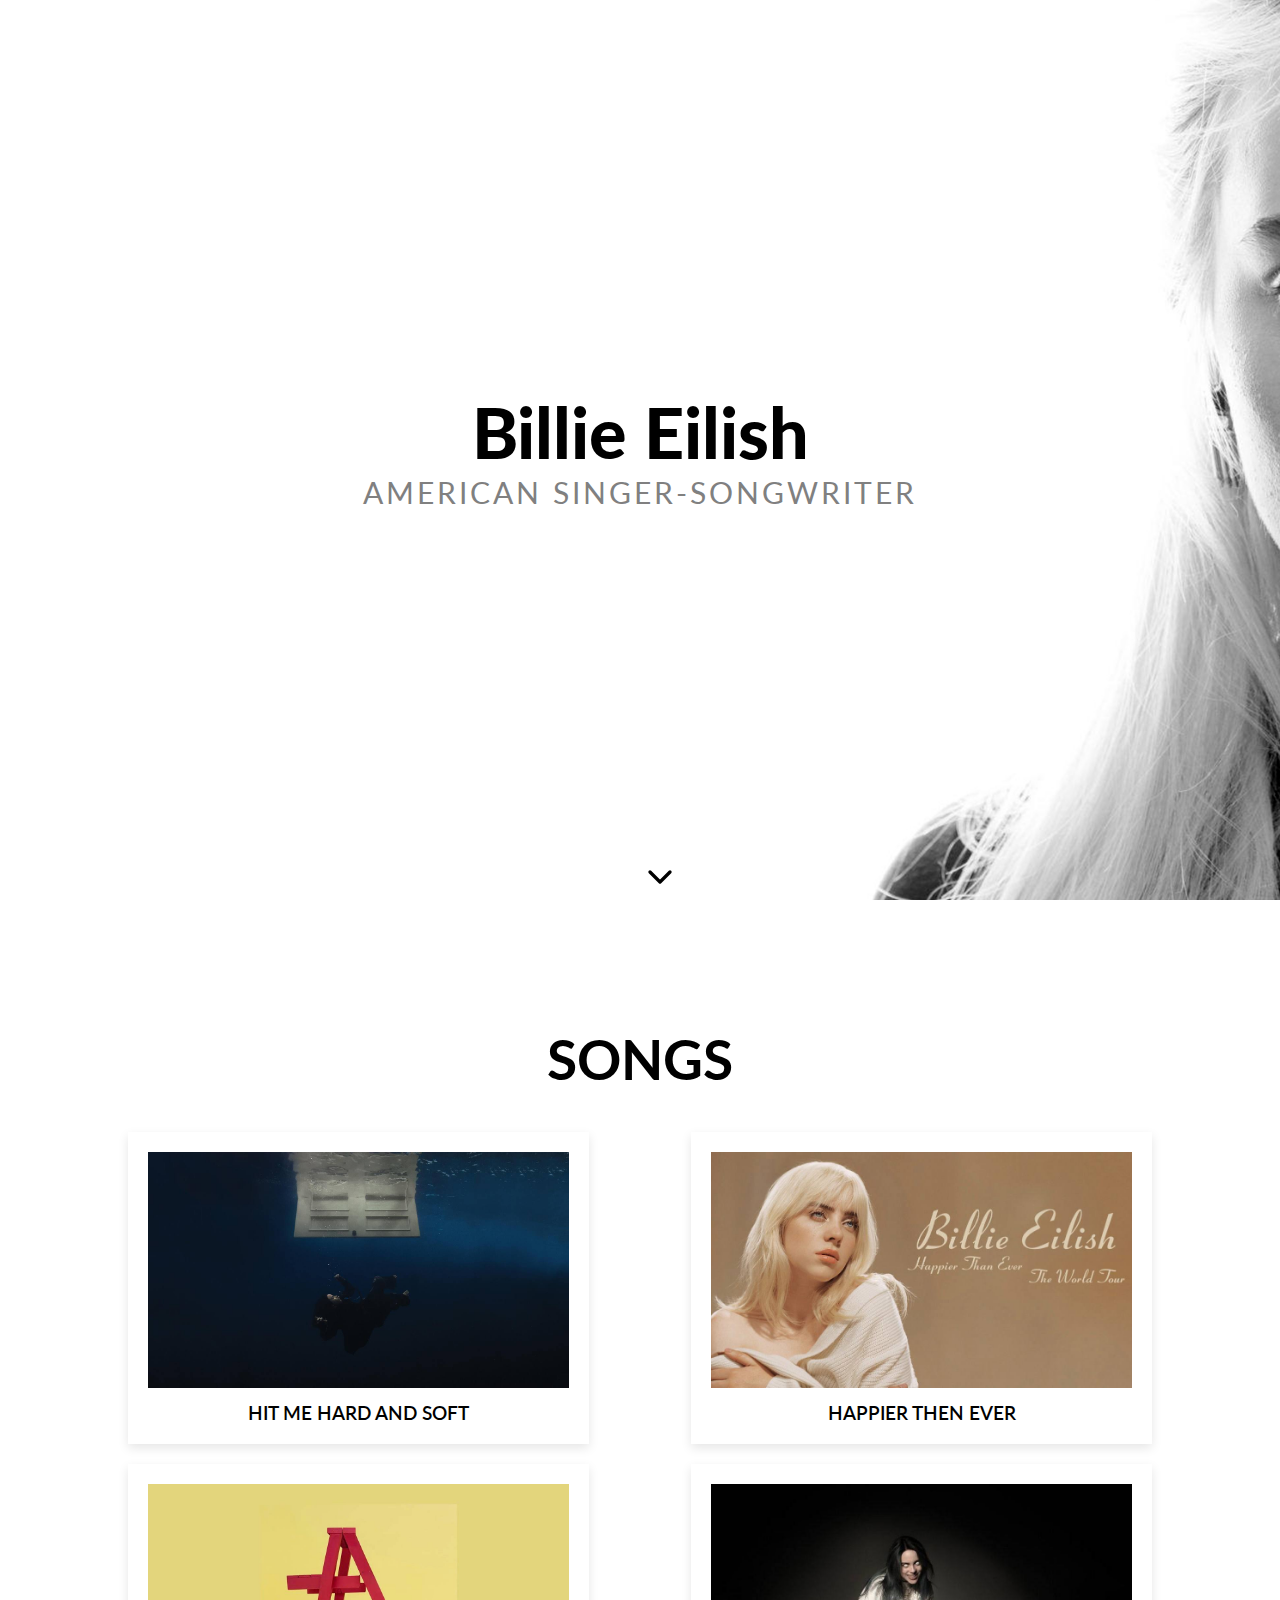
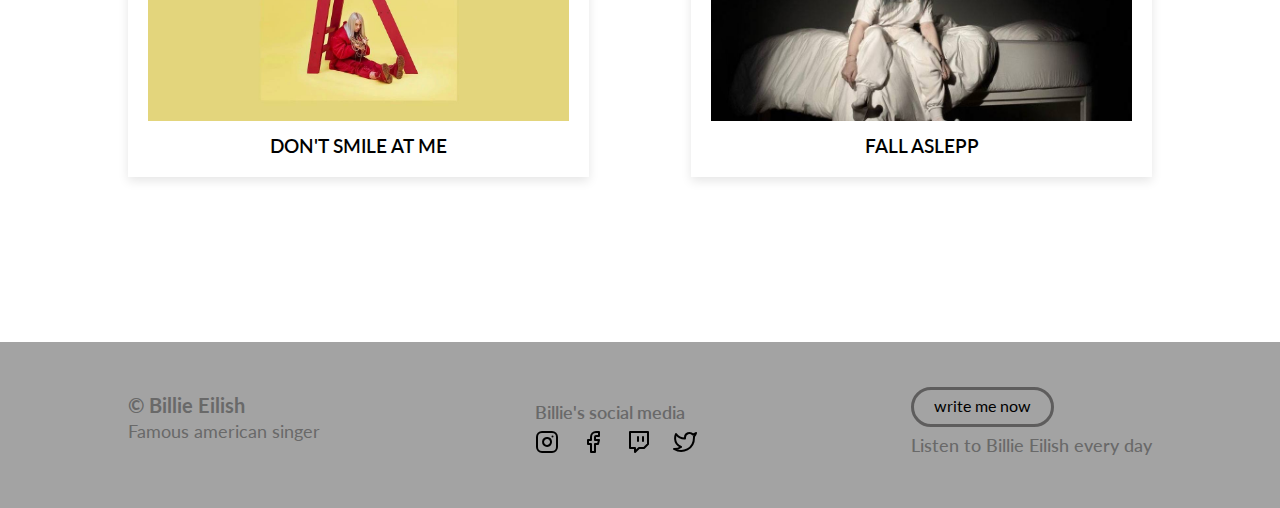
<file: index.html>
<!DOCTYPE html>
<html lang="en">
<head>
   <meta charset="UTF-8">
   <meta name="viewport" content="width=device-width, initial-scale=1.0">
   <title>Billie Albums</title>
   <link rel="stylesheet" href="style.css">
   <link rel="stylesheet" href="media.css">
   <link rel="preconnect" href="https://fonts.googleapis.com">
<link rel="preconnect" href="https://fonts.gstatic.com" crossorigin>
<link href="https://fonts.googleapis.com/css2?family=Lato:ital,wght@0,100;0,300;0,400;0,700;0,900;1,100;1,300;1,400;1,700;1,900&family=Montserrat:ital,wght@0,100..900;1,100..900&display=swap" rel="stylesheet">
</head>
<body>
   <header class="header">
      <h1 class="name1">Billie Eilish</h1> 
      <h2 class="name2">American singer-songwriter</h2>
      <a href="#cards" class="icon">
         <img src="arrow.svg" alt="strelka"; width="40px", height="40px">
      </a>
   </header>
   <main class="main">
      <div class="contenier" id="cards">
         <h2 class="contenier-name">Songs </h2>
         <div class="cards-wrapp">
             <div class="card">
               <a class="links" href="hitmehard.html">
               <img class="img-main"  src="card1.jpg" alt="card1">
               <h3 class="card-name">Hit me hard and soft</h3> 
            </a>
         </div>
         <div class="card">
            <a class="links" href="#">
            <img class="img-main"  src="card2.jpg" alt="card1">
            <h3 class="card-name">Happier then ever</h3>  
         </a>
      </div>
      <div class="card">
         <a class="links" href="#">
         <img class="img-main"  src="card3.jpg" alt="card1">
         <h3 class="card-name">Don't smile at me</h3>  
      </a>
   </div>
   <div class="card">
      <a class="links" href="#">
      <img class="img-main"  src="card4.jpg" alt="card1">
      <h3 class="card-name">Fall Aslepp</h3>  
   </a>
   </div>
         </div>
 </div>
   </main>
<footer class="footer">
   <div class="contenier">
      <div class="footer-row">
         <div class="footer-copirait footer-col">
            <div class="name-footer">© Billie Eilish</div>
            <p>Famous american singer</p>
         </div>
         <div class="footer-icons footer-col">
           <p>Billie's social media</p> 
           <div class="footer-icons-row">
            <a href="https://www.instagram.com/billieeilish/">
               <img src="instagram.svg" alt="">
            </a>
            <a href="#">
               <img src="facebook.svg" alt="">
            </a>
            <a href="#">
               <img src="twitch.svg" alt="">
            </a>
            <a href="#">
               <img src="twitter.svg" alt="">
            </a>
         </div>
      </div>
      <div class="footer-contact footer-col">
         <a href="#" class="footer-bottom">
         write me now
         </a>
         <p>Listen to Billie Eilish every day</p>
      </div>   
      </div>
   </div>
</footer>
</body>
</html>
</file>
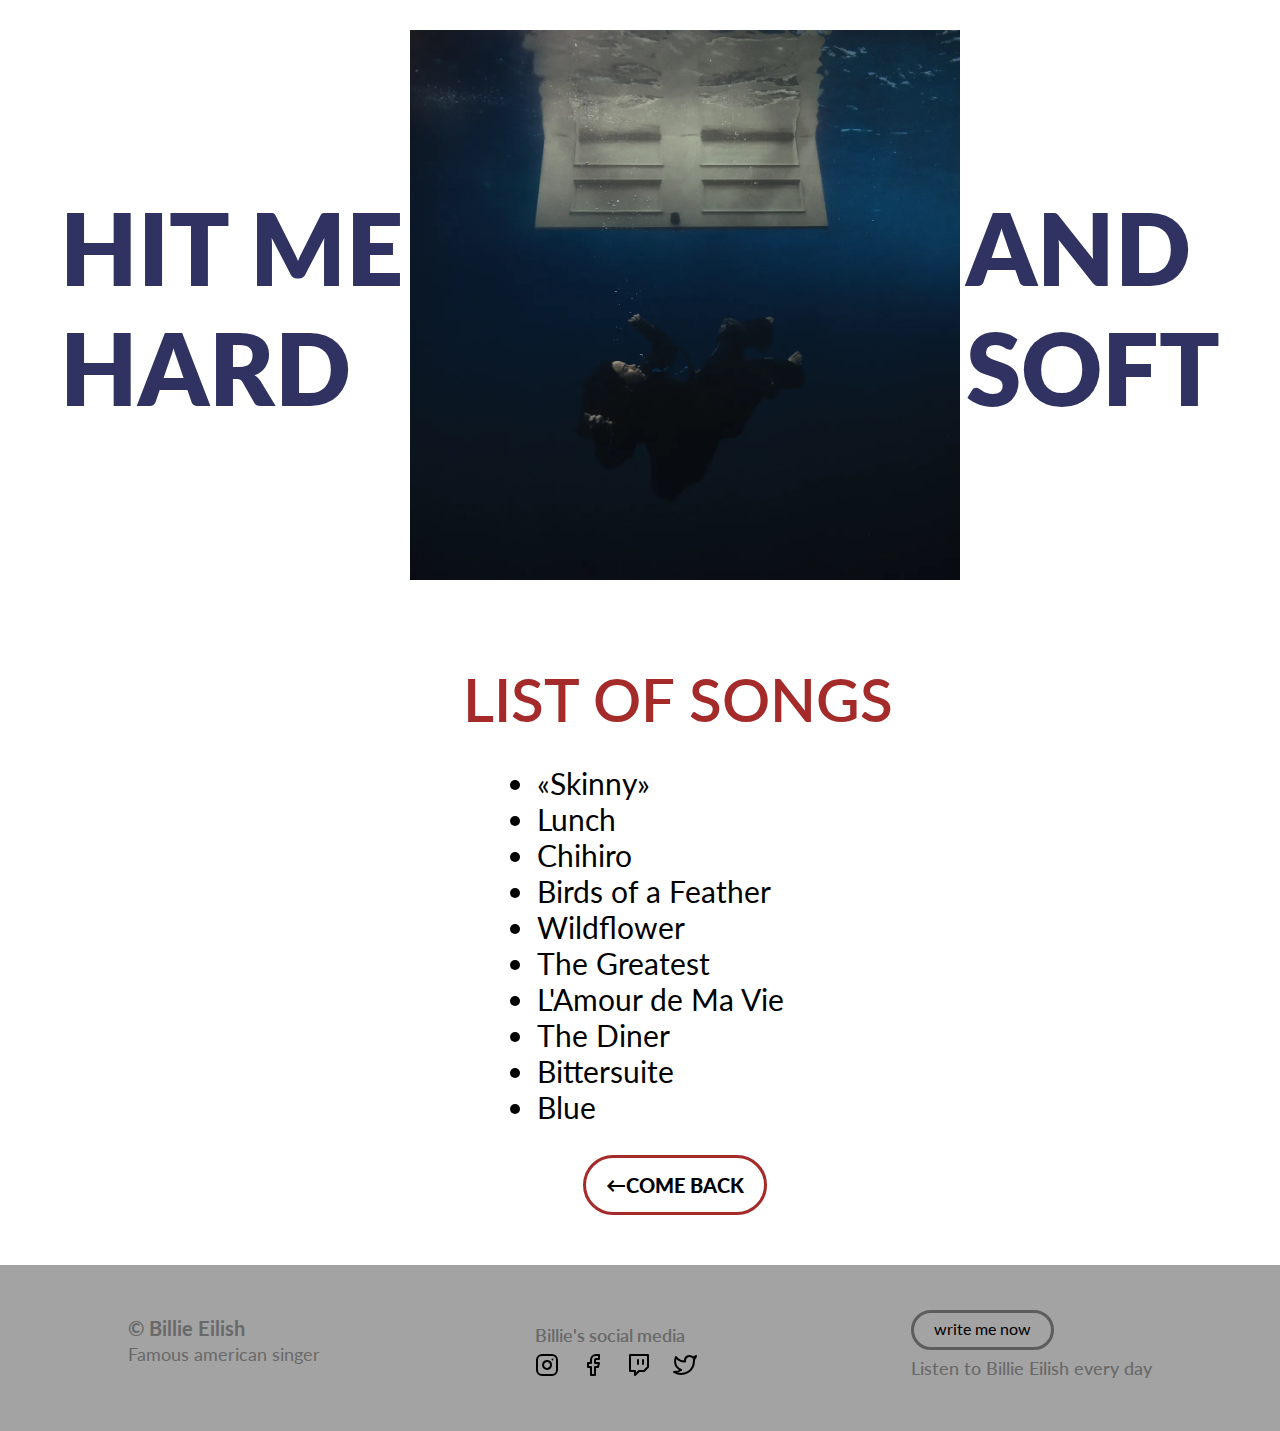
<file: hitmehard.html>
<!DOCTYPE html>
<html lang="en">
<head>
    <meta charset="UTF-8">
    <meta name="viewport" content="width=device-width, initial-scale=1.0">
    <title>Document</title>
    <link rel="stylesheet" href="style.css">
    <link rel="stylesheet" href="media.css">
   <link rel="preconnect" href="https://fonts.googleapis.com">
<link rel="preconnect" href="https://fonts.gstatic.com" crossorigin>
<link href="https://fonts.googleapis.com/css2?family=Lato:ital,wght@0,100;0,300;0,400;0,700;0,900;1,100;1,300;1,400;1,700;1,900&family=Montserrat:ital,wght@0,100..900;1,100..900&display=swap" rel="stylesheet">
</head>
<body>
        <header class="header-card1">
            <div class="contenier-card1">
                <div class="album-name">
                    <h1 class="name-card1">hit me <br> hard</h1>
                </div>
                <div class="video-content">
                    <img class="foto-card11" src="card11.webp" alt="">
                </div>
                <div class="name2-card1">
                    <h1 class="name-card1">and <br> soft</h1>
                </div>
            </div>
        <main class="contenier-list">
            <div class="list-card1">
                <h1 class="list"> list of songs</h1>
            </div>
            <div class="songs-list">
                    <ul class="songs">
                      <li>
                        «Skinny»
                      </li>
                      <li>
                        Lunch
                      </li>
                      <li>
                        Chihiro
                      </li>
                      <li>
                        Birds of a Feather
                      </li>
                      <li>
                        Wildflower
                      </li>
                      <li>
                        The Greatest
                      </li>
                      <li>
                        L'Amour de Ma Vie
                      </li>
                      <li>
                        The Diner
                      </li>
                      <li>
                        Bittersuite
                      </li>
                      <li>
                        Blue
                      </li>
                    </ul>
                    <div class="card-bottom">
                        <a class="card-bottom1" href="index.html"> ←COME BACK</a>
                    </div>
            </div>
        </main>
        </header>
            <footer class="footer">
                <div class="contenier">
                <div class="footer-row">
                    <div class="footer-copirait footer-col">
                        <div class="name-footer">© Billie Eilish</div>
                        <p>Famous american singer</p>
                    </div>
                    <div class="footer-icons footer-col">
                        <p>Billie's social media</p> 
                        <div class="footer-icons-row">
                        <a href="#">
                            <img src="instagram.svg" alt="">
                        </a>
                        <a href="#">
                            <img src="facebook.svg" alt="">
                        </a>
                        <a href="#">
                            <img src="twitch.svg" alt="">
                        </a>
                        <a href="#">
                            <img src="twitter.svg" alt="">
                        </a>
                    </div>
                </div>
                <div class="footer-contact footer-col">
                    <a href="#" class="footer-bottom">
                    write me now
                    </a>
                    <p>Listen to Billie Eilish every day</p>
                </div>
                </div>
                </div>
            </footer>

</body>
</html>
</file>
<file: style.css>
* {
    box-sizing: border-box;
}

html{
    scroll-behavior: smooth; /*плавная прокрутка*/
}
body {
font-family: "Lato", serif;
margin: 0;
}

.contenier{
    max-width: 80%;
    margin-left: auto; /* ставим контенер с карточками по середине страницы*/
    margin-right: auto;
}

.header{
    position: relative; /* родитель для стрелочки на первой странице*/
    width: 100%;
    height: 100vh;
    background-image: url(bil.jpg);
    background-size: cover; /* размер фона растягиваем на всю ширину и высоту*/
    background-position: center; /* фот по центру*/
    display: flex;
    flex-direction: column;
    justify-content: center;
    align-items: center;
}

.name1{
    font-weight: 1000;
    font-size: 70px;
    margin: 0%;
}

.name2{
    font-size: 30px;
    letter-spacing: 0.1em;
    color: gray;
    margin: 0%;
    font-weight: normal;
    text-transform: uppercase; /* верхний регистр*/
}

.icon{
    position: absolute; 
    bottom: 0;
    left: 50%;
    
}

.icon:active .icon:focus{
    background-color: transparent;
    outline: none;
}

.main{
  background-color: rgb(255, 255, 255);  
   max-width: 100%;
   padding-bottom: 115px; /* отступы от 1 слайда снизу и сверху*/
   padding-top: 80px;
}

.contenier-name{
    margin-bottom: 40px;
    font-size: 55px;
    text-transform: uppercase;
    text-align: center;
    font-weight: 700;
    color: rgb(0, 0, 0);
    
}

.card-name{
    margin: 0;
    text-transform: uppercase;
    font-size: 19px;
    font-weight: 550;
}

/*создаем карточку*/
.card{
    margin-bottom: 20px;
    max-width: 45%;
    background-color: rgb(255, 255, 255);
    box-shadow: 0px 4px 10px rgba(0, 0, 0, 0.1);
    transition: transform 0.2s ease-in; /*плавно поднимаются карточки*/
}

.card:hover{ /*когда наводим на карточку она поднимается на 15 пикселей по у вверх*/
transform: translateY(-15px);
}

.links{
    display: block;
    padding: 20px;
    text-decoration: none;
    color: black;
    transition: color 0.2s ease-in; /* плавно меняется цвет*/
}

.links:hover{
    color: brown;
}


.card:last-child {
    margin-bottom: 0; /*убираем нижий отступ у последнего элемента*/
}

.card:nth-last-child(2) {
   margin-bottom: 0; /*у предспоследнего*/
}

.img-main{
    width: 100%;
    height: auto;
    margin-bottom: 10px;
}

.card h3{
    text-align: center;
}

.cards-wrapp{
    display: flex; /* размещаем все карточки в ряд*/
    flex-wrap: wrap; /* чтобы карточки переходили на след строку*/
    justify-content: space-between; /* расстояние между каточками*/
}

.footer{
    color: rgb(105, 105, 105);
    margin-top: 50px;
    margin-bottom: 0;
    background-color: rgb(163, 163, 163);
    padding-top: 45px;
    padding-bottom: 45px;
}

.footer-col {
    max-width: 350px;
}

.footer-row{
display: flex;
justify-content: space-between;
align-items: center;
}

.footer-copirait{
    color: rgb(105, 105, 105);
    line-height: 8px;
    max-width: 310px;
}

.name-footer{
font-weight: 700;
margin-bottom: 15px;
font-size: 20px;
}

.footer-copirait p{
    font-size: 18px;
    font-weight: 400;
    margin-bottom: 15px;
}

.footer-icons{
    max-width: 310px;
}

.footer-icons p{
color: rgb(105, 105, 105);
font-size: 18px;
font-weight: 600;
line-height: 0;
}

.footer-icons-row{
display: flex;
align-items: center;
}

/* расстояние между иконками*/
.footer-icons-row > * + *{
    margin-left: 22px;
}

.footer-contact p{
    max-width: 310px;
    color: rgb(105, 105, 105);
    line-height: 0;
    font-weight: 500;
    font-size: 18px;
}

.footer-bottom{
    display: inline-block;
    border: 3px solid rgb(94, 93, 93);
    border-radius: 50px;
    height: 40px;
    padding-top: 6px;
    padding-left: 20px;
    padding-right: 20px;
    text-decoration: none;
    color: black;
    transition: all 0.2s ease-in;
}

.footer-bottom:hover{
background-color:rgb(94, 93, 93) ;
color: white;
}

.contenier-card1{
    display: flex;
    justify-content: space-between;
    align-items: center;
    padding: 30px 60px 30px 60px;
    text-transform: uppercase;
}


.name-card1{
    font-size: 100px;
    font-weight: 800;
    color: rgb(48 51 97);
}

.foto-card11{
    width: 550px;
}

.contenier-list{
    display: flex;
    flex-direction: column;
    justify-content: center;
    align-items: center;
    margin-top: 10px;
   
}

.list{
    text-transform: uppercase;
    color: brown;
    font-size: 60px;
    font-weight: 600;
    margin-bottom: 0;
    margin-left: 75px;
}

.songs{
    font-size: 30px;

}

.card-bottom{
    margin-left: 30%;

}

.card-bottom1{
    display: inline-block;
    border: 3px solid brown;
    border-radius: 50px;
    height: 60px;
    padding-top: 15px;
    padding-left: 20px;
    padding-right: 20px;
    color: black;
    font-size: 20px ;
    font-weight: 900;
    text-decoration: none;
    transition:  0.3s ease-in;
}

.card-bottom1:hover{
    background-color: brown;
    color: white;
}
</file>
<file: media.css>
@media(max-width:760px){
    .heder{
        height: 80vh;
        text-align: center;
        padding: 20px;
        background-size: cover;      
}
.name1{
    font-size: 50px;
}
.name2{
    font-size: small;
}
.icon{
 left: 50%;
 transform: translateX(-50%);
}
.contenier{
    max-width: 80%;
}
.contenier-name{
    font-size: 40px;
}
.card{
    max-width: 100%;
    margin-bottom: 30px;
}
.card:last-child {
    margin-bottom: 30px; /*убираем нижий отступ у последнего элемента*/
}
.card:nth-last-child(2) {
    margin-bottom: 30px; /*у предспоследнего*/
 }
 
.cards-wrapp{
    display: flex;
    flex-direction: column;
}

.footer-row {
    display: flex;
    flex-direction: column-reverse;
    justify-content: center;
    align-items: center;
  }
  .footer-col {
    max-width: 100%;
    margin-bottom: 29px;
    text-align: center; /* Выравнивание текста по центру */
  }

.footer-col:first-child{
    margin-bottom: 0;
}

.footer-icons-row > * + *{
    margin-left: 35px;
}

.contenier-card1{
    flex-direction: column;
    align-items: center;
}
.name-card1{
    font-size: 60px;
}
.foto-card11{
    width: 340px;
    height: auto;
}
.contenier-list{
    text-align: center;
}
.list{
    font-size: 40px;
    margin-left: 0;
}
.card-bottom{
    margin-left: 0;
}
}
</file>
